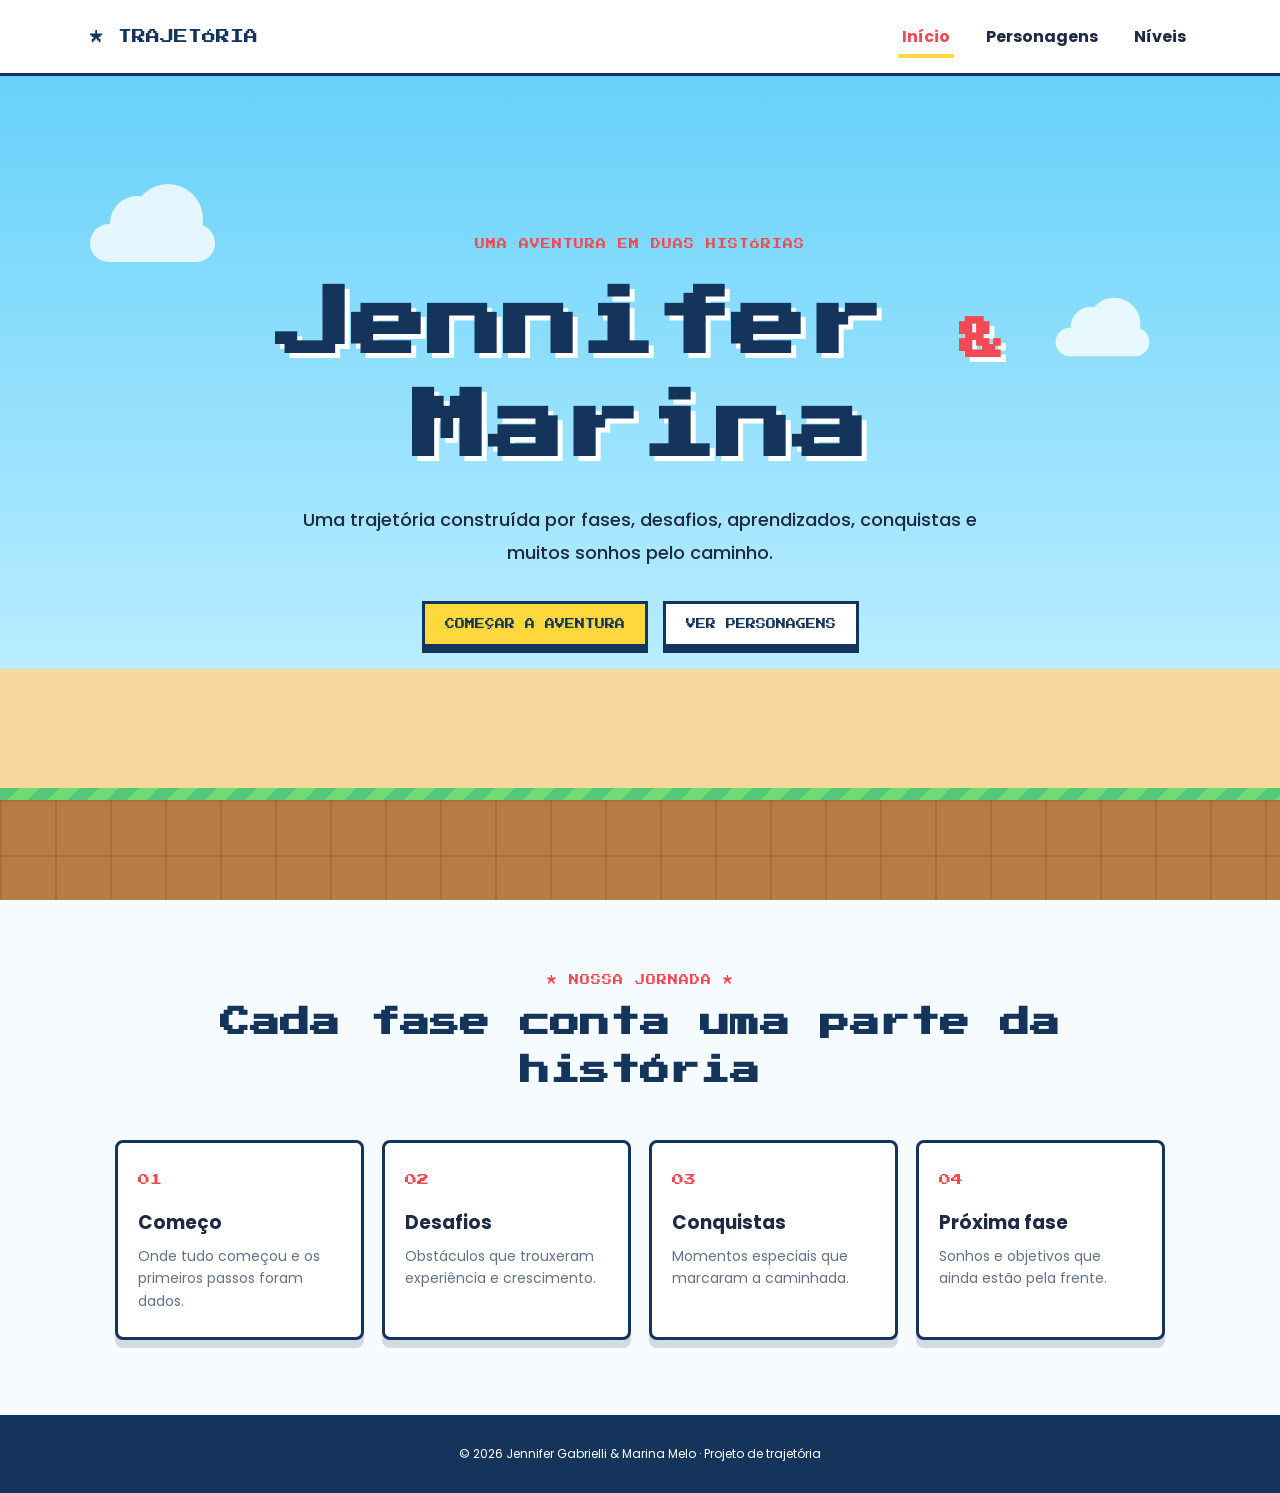
<file: index.html>
<!DOCTYPE html>
<html lang="pt-BR">
<head>
  <meta charset="UTF-8">
  <meta name="viewport" content="width=device-width, initial-scale=1.0">
  <title>Trajetória — Jennifer & Marina</title>
  <link rel="stylesheet" href="style.css">
</head>
<body class="home">
  <header class="topbar">
    <a class="logo" href="index.html">★ TRAJETÓRIA</a>
    <nav>
      <a class="active" href="index.html">Início</a>
      <a href="cards.html">Personagens</a>
      <a href="trajetoria.html">Níveis</a>
    </nav>
  </header>

  <main class="hero">
    <div class="cloud cloud-1"></div>
    <div class="cloud cloud-2"></div>
    <div class="hero-content">
      <p class="eyebrow">UMA AVENTURA EM DUAS HISTÓRIAS</p>
      <h1>Jennifer <span>&</span> Marina</h1>
      <p class="subtitle">
        Uma trajetória construída por fases, desafios, aprendizados,
        conquistas e muitos sonhos pelo caminho.
      </p>
      <div class="buttons">
        <a class="pixel-btn primary" href="trajetoria.html">COMEÇAR A AVENTURA</a>
        <a class="pixel-btn secondary" href="cards.html">VER PERSONAGENS</a>
      </div>
    </div>

    <div class="ground">
      <div class="grass"></div>
      <div class="blocks"></div>
    </div>
  </main>

  <section class="intro-section">
    <div class="section-title">
      <p>★ NOSSA JORNADA ★</p>
      <h2>Cada fase conta uma parte da história</h2>
    </div>
    <div class="mini-grid">
      <article><span>01</span><h3>Começo</h3><p>Onde tudo começou e os primeiros passos foram dados.</p></article>
      <article><span>02</span><h3>Desafios</h3><p>Obstáculos que trouxeram experiência e crescimento.</p></article>
      <article><span>03</span><h3>Conquistas</h3><p>Momentos especiais que marcaram a caminhada.</p></article>
      <article><span>04</span><h3>Próxima fase</h3><p>Sonhos e objetivos que ainda estão pela frente.</p></article>
    </div>
  </section>

  <footer>© 2026 Jennifer Gabrielli & Marina Melo · Projeto de trajetória</footer>
  <script src="script.js"></script>
</body>
</html>
</file>
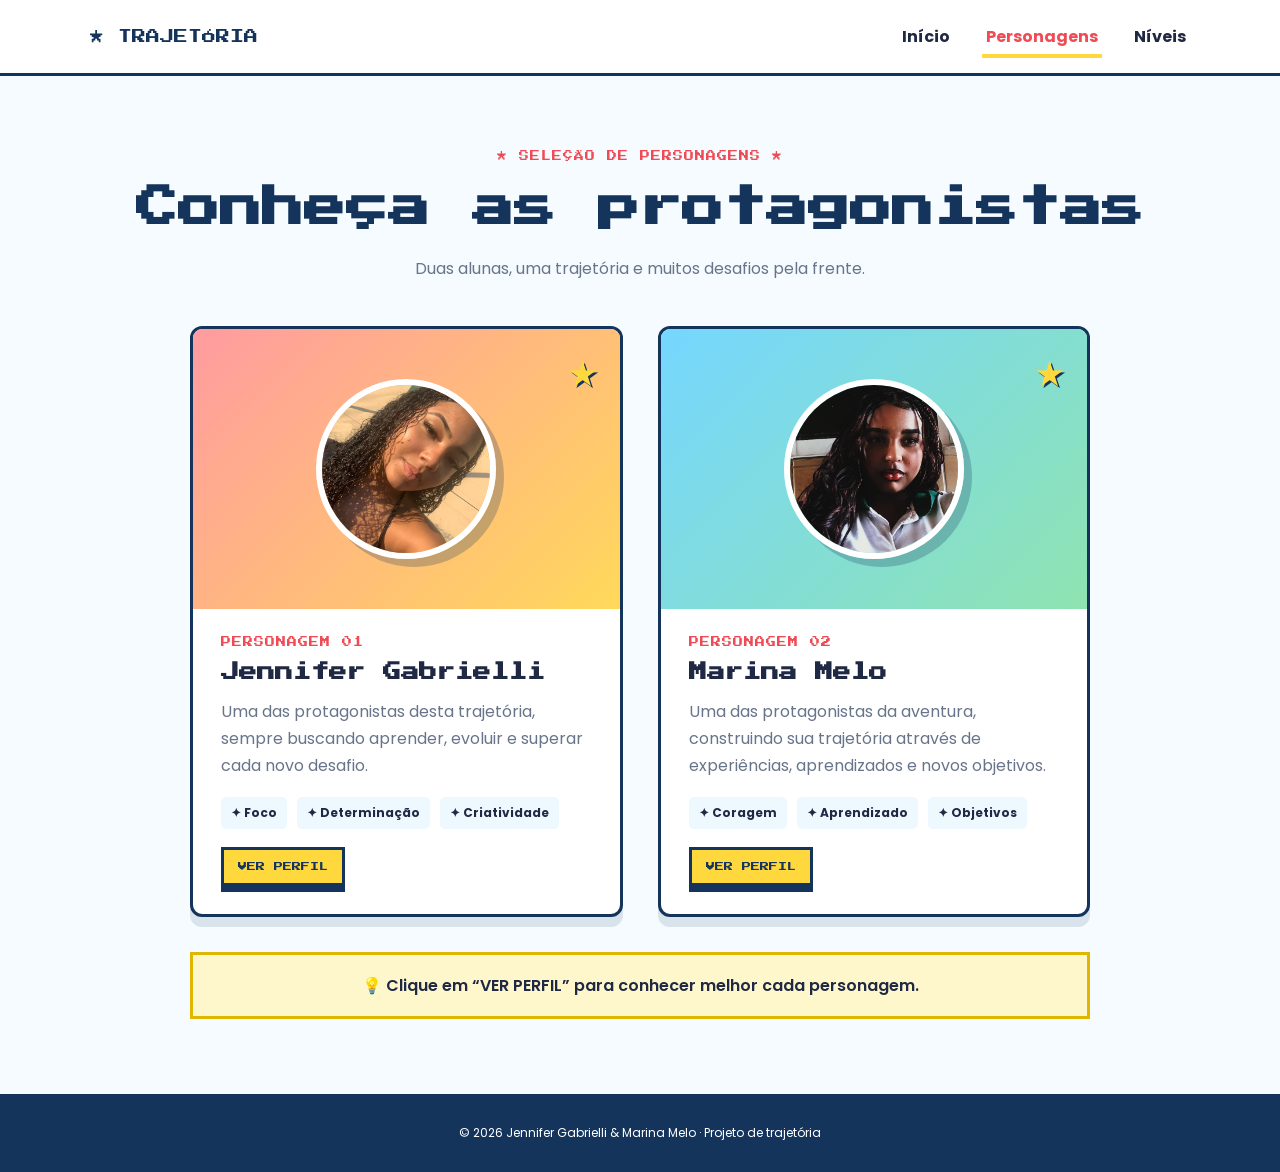
<file: cards.html>
<!DOCTYPE html>
<html lang="pt-BR">
<head>
  <meta charset="UTF-8">
  <meta name="viewport" content="width=device-width, initial-scale=1.0">
  <title>Personagens — Jennifer & Marina</title>
  <link rel="stylesheet" href="style.css">
</head>

<body>

<header class="topbar">
  <a class="logo" href="index.html">★ TRAJETÓRIA</a>

  <nav>
    <a href="index.html">Início</a>
    <a class="active" href="cards.html">Personagens</a>
    <a href="trajetoria.html">Níveis</a>
  </nav>
</header>

<main class="page">

  <div class="section-title">
    <p>★ SELEÇÃO DE PERSONAGENS ★</p>
    <h1>Conheça as protagonistas</h1>
    <span>Duas alunas, uma trajetória e muitos desafios pela frente.</span>
  </div>

  <section class="character-grid">

    <!-- JENNIFER -->
    <article class="character-card">

      <div class="card-top jennifer">
        <img src="img/jennifer.jpeg" alt="Foto de Jennifer">
        <div class="coin">★</div>
      </div>

      <div class="card-body">

        <p class="tag">PERSONAGEM 01</p>

        <h2>Jennifer Gabrielli</h2>

        <p>
          Uma das protagonistas desta trajetória, sempre buscando
          aprender, evoluir e superar cada novo desafio.
        </p>

        <ul>
          <li>✦ Foco</li>
          <li>✦ Determinação</li>
          <li>✦ Criatividade</li>
        </ul>

        <button class="pixel-btn small open-modal"
        data-character="jennifer">
          VER PERFIL
        </button>

      </div>

    </article>


    <!-- MARINA -->
    <article class="character-card">

      <div class="card-top marina">
        <img src="img/marina.jpeg" alt="Foto de Marina">
        <div class="coin">★</div>
      </div>

      <div class="card-body">

        <p class="tag">PERSONAGEM 02</p>

        <h2>Marina Melo</h2>

        <p>
          Uma das protagonistas da aventura, construindo sua trajetória
          através de experiências, aprendizados e novos objetivos.
        </p>

        <ul>
          <li>✦ Coragem</li>
          <li>✦ Aprendizado</li>
          <li>✦ Objetivos</li>
        </ul>

        <button class="pixel-btn small open-modal"
        data-character="marina">
          VER PERFIL
        </button>

      </div>

    </article>

  </section>

  <div class="tip-box">
    💡 Clique em “VER PERFIL” para conhecer melhor cada personagem.
  </div>

</main>


<!-- JANELA DO PERFIL -->
<div class="modal" id="profileModal">

  <div class="modal-box">

    <button class="close-modal">×</button>

    <p class="tag" id="modalTag"></p>

    <h2 id="modalName"></h2>

    <p id="modalText"></p>

    <div class="stats">

      <div>
        <b>★</b>
        <span>Força</span>
        <i></i>
      </div>

      <div>
        <b>★</b>
        <span>Foco</span>
        <i></i>
      </div>

      <div>
        <b>★</b>
        <span>Sonhos</span>
        <i></i>
      </div>

    </div>

  </div>

</div>


<footer>
  © 2026 Jennifer Gabrielli & Marina Melo · Projeto de trajetória
</footer>

<script src="script.js"></script>

</body>
</html>
</file>
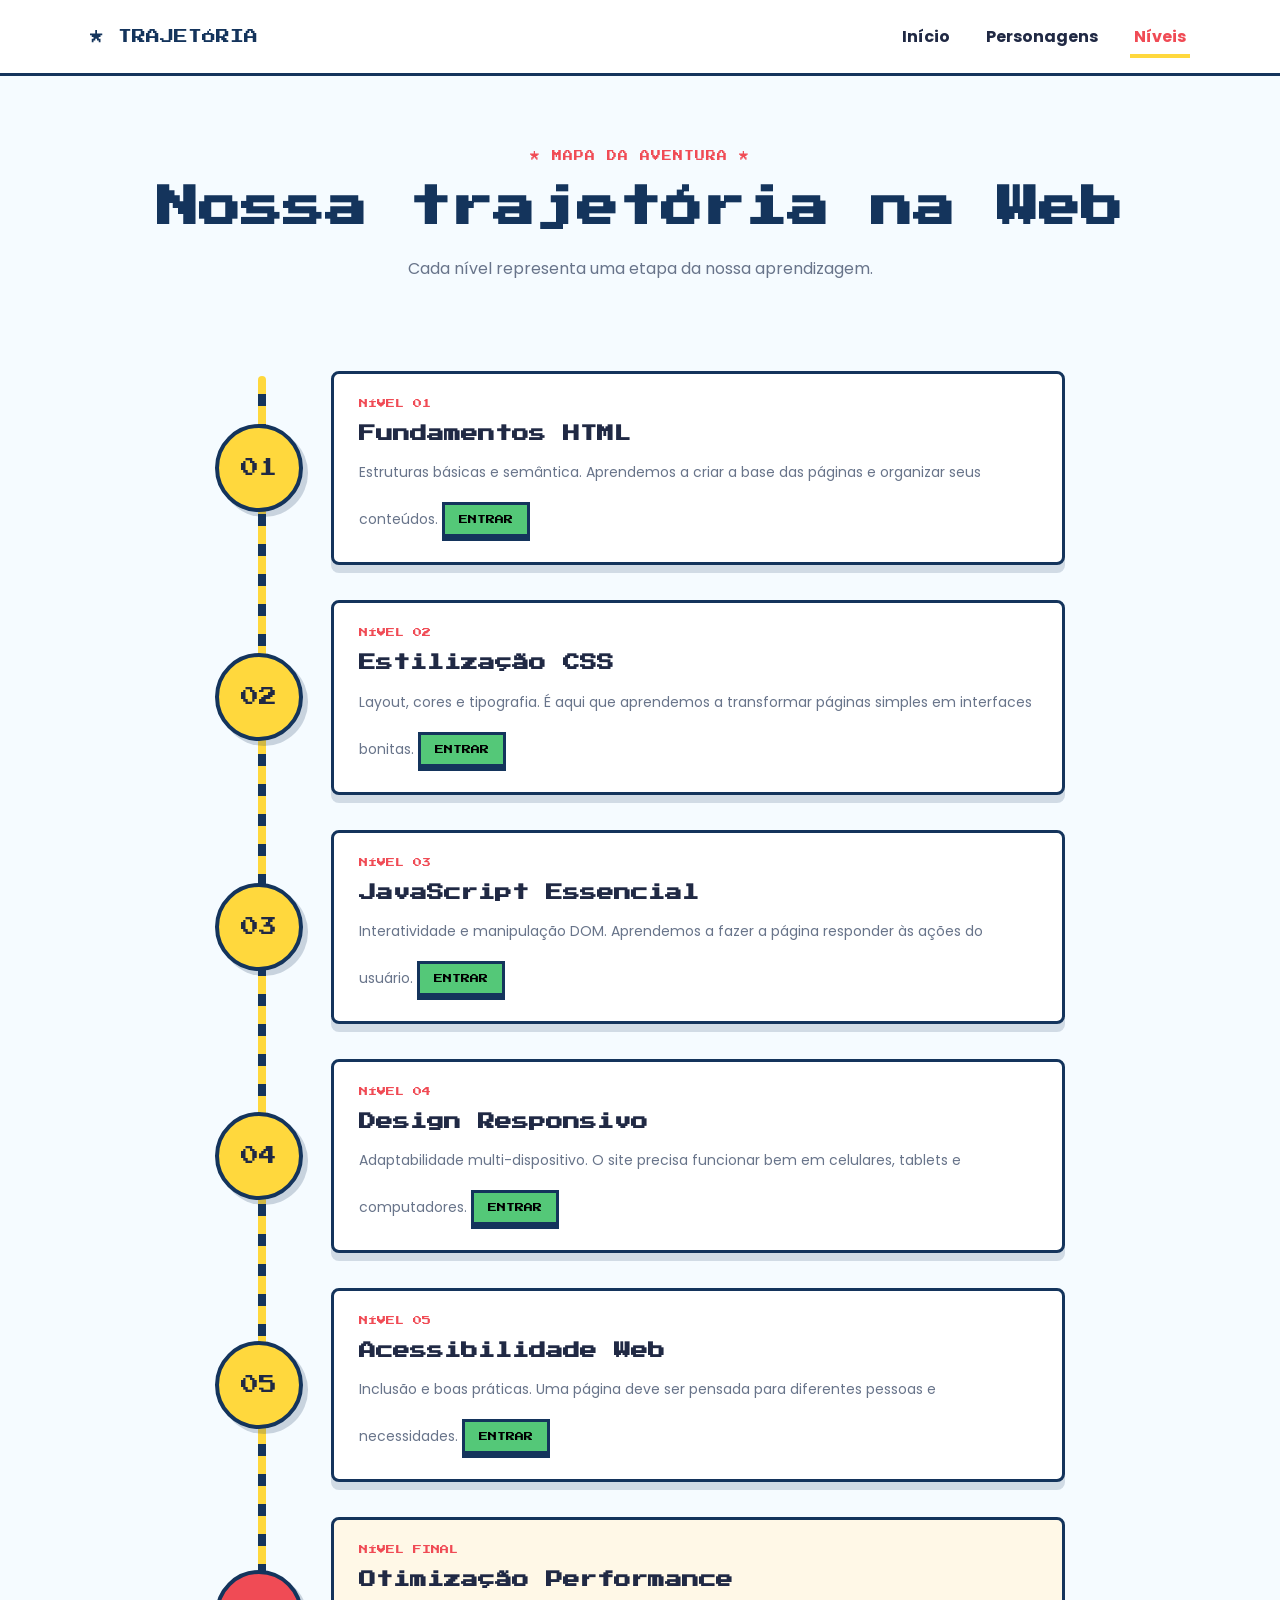
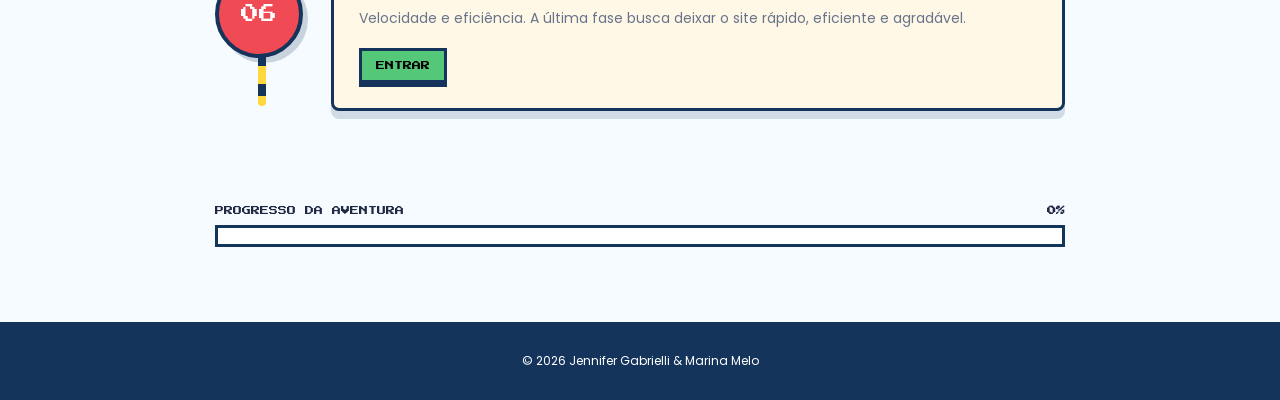
<file: trajetoria.html>
<!DOCTYPE html>
<html lang="pt-BR">

<head>
  <meta charset="UTF-8">
  <meta name="viewport" content="width=device-width, initial-scale=1.0">

  <title>Níveis — Trajetória</title>

  <link rel="stylesheet" href="style.css">
</head>

<body>

<header class="topbar">

  <a class="logo" href="index.html">
    ★ TRAJETÓRIA
  </a>

  <nav>
    <a href="index.html">Início</a>
    <a href="cards.html">Personagens</a>
    <a class="active" href="trajetoria.html">Níveis</a>
  </nav>

</header>


<main class="page level-page">

  <div class="section-title">

    <p>★ MAPA DA AVENTURA ★</p>

    <h1>Nossa trajetória na Web</h1>

    <span>
      Cada nível representa uma etapa da nossa aprendizagem.
    </span>

  </div>


  <section class="level-map">

    <div class="map-line"></div>


    <!-- NÍVEL 01 -->

    <article class="level unlocked">

      <div class="level-number">
        01
      </div>

      <div class="level-content">

        <p>NÍVEL 01</p>

        <h2>Fundamentos HTML</h2>

        <span>
          Estruturas básicas e semântica.
          Aprendemos a criar a base das páginas
          e organizar seus conteúdos.
        </span>

        <button class="level-btn" data-level="1" onclick="window.open('https://www.w3schools.com/html/', '_blank')">
          ENTRAR
        </button>

      </div>

    </article>


    <!-- NÍVEL 02 -->

    <article class="level unlocked">

      <div class="level-number">
        02
      </div>

      <div class="level-content">

        <p>NÍVEL 02</p>

        <h2>Estilização CSS</h2>

        <span>
          Layout, cores e tipografia.
          É aqui que aprendemos a transformar
          páginas simples em interfaces bonitas.
        </span>

        <button class="level-btn" data-level="2" onclick="window.open('https://www.w3schools.com/css/', '_blank')">
          ENTRAR
        </button>

      </div>

    </article>


    <!-- NÍVEL 03 -->

    <article class="level unlocked">

      <div class="level-number">
        03
      </div>

      <div class="level-content">

        <p>NÍVEL 03</p>

        <h2>JavaScript Essencial</h2>

        <span>
          Interatividade e manipulação DOM.
          Aprendemos a fazer a página responder
          às ações do usuário.
        </span>

        <button class="level-btn" data-level="3" onclick="window.open('https://www.w3schools.com/js/', '_blank')">
          ENTRAR
        </button>

      </div>

    </article>


    <!-- NÍVEL 04 -->

    <article class="level unlocked">

      <div class="level-number">
        04
      </div>

      <div class="level-content">

        <p>NÍVEL 04</p>

        <h2>Design Responsivo</h2>

        <span>
          Adaptabilidade multi-dispositivo.
          O site precisa funcionar bem em celulares,
          tablets e computadores.
        </span>

        <button class="level-btn" data-level="4" onclick="window.open('https://www.w3schools.com/quiztest/quiztest.asp?qtest=HTML', '_blank')">
          ENTRAR
        </button>

      </div>

    </article>


    <!-- NÍVEL 05 -->

    <article class="level unlocked">

      <div class="level-number">
        05
      </div>

      <div class="level-content">

        <p>NÍVEL 05</p>

        <h2>Acessibilidade Web</h2>

        <span>
          Inclusão e boas práticas.
          Uma página deve ser pensada para
          diferentes pessoas e necessidades.
        </span>

        <button class="level-btn" data-level="5">
          ENTRAR
        </button>

      </div>

    </article>


    <!-- NÍVEL 06 -->

    <article class="level final-level">

      <div class="level-number">
        06
      </div>

      <div class="level-content">

        <p>NÍVEL FINAL</p>

        <h2>Otimização Performance</h2>

        <span>
          Velocidade e eficiência.
          A última fase busca deixar o site
          rápido, eficiente e agradável.
        </span>

        <button class="level-btn" data-level="6">
          ENTRAR
        </button>

      </div>

    </article>

  </section>


  <div class="progress-wrap">

    <div class="progress-label">

      <span>
        PROGRESSO DA AVENTURA
      </span>

      <b id="progressText">
        0%
      </b>

    </div>

    <div class="progress">

      <div id="progressBar"></div>

    </div>

  </div>

</main>


<!-- MODAL DOS NÍVEIS -->

<div class="level-modal modal" id="levelModal">

  <div class="modal-box level-box">

    <button class="close-modal">
      ×
    </button>

    <p class="tag" id="levelTag"></p>

    <h2 id="levelTitle"></h2>

    <p id="levelDescription"></p>

    <div class="stars">
      ★ ★ ★
    </div>

  </div>

</div>


<footer>
  © 2026 Jennifer Gabrielli & Marina Melo
</footer>


<script src="script.js"></script>

</body>
</html>
</file>
<file: style.css>
@import url('https://fonts.googleapis.com/css2?family=Press+Start+2P&family=Poppins:wght@400;500;600;700;800&display=swap');

:root{
  --blue:#39bdf8;
  --dark-blue:#14345c;
  --yellow:#ffd83d;
  --red:#f04b55;
  --green:#54c878;
  --cream:#fff8e7;
  --ink:#202944;
  --white:#fff;
  --shadow:0 8px 0 rgba(20,52,92,.16);
}

*{box-sizing:border-box;margin:0;padding:0}
html{scroll-behavior:smooth}
body{
  font-family:Poppins,Arial,sans-serif;
  color:var(--ink);
  background:#f5fbff;
  min-height:100vh;
}
a{text-decoration:none;color:inherit}
button{font:inherit;cursor:pointer}

.topbar{
  height:76px;background:var(--white);display:flex;align-items:center;
  justify-content:space-between;padding:0 7%;position:sticky;top:0;z-index:20;
  border-bottom:3px solid var(--dark-blue);
}
.logo{font-family:"Press Start 2P",cursive;font-size:14px;color:var(--dark-blue)}
nav{display:flex;gap:28px;font-weight:700}
nav a{padding:9px 4px;position:relative}
nav a.active,nav a:hover{color:var(--red)}
nav a.active:after{content:"";height:4px;background:var(--yellow);position:absolute;bottom:0;left:0;right:0}

.hero{
  min-height:calc(100vh - 76px);position:relative;overflow:hidden;
  display:flex;align-items:center;justify-content:center;text-align:center;
  background:linear-gradient(#67d1fa 0%,#b9edff 72%,#f6d79c 72%,#f6d79c 100%);
}
.hero-content{max-width:850px;padding:70px 25px 160px;position:relative;z-index:2}
.eyebrow,.section-title p,.tag{
  font-family:"Press Start 2P",cursive;font-size:10px;color:var(--red);letter-spacing:1px
}
.hero h1{
  font-family:"Press Start 2P",cursive;font-size:clamp(34px,7vw,76px);
  line-height:1.35;color:var(--dark-blue);text-shadow:5px 5px 0 var(--white);
  margin:25px 0;
}
.hero h1 span{color:var(--red);font-size:.6em}
.subtitle{font-size:18px;line-height:1.8;max-width:680px;margin:auto;font-weight:500}

.buttons{display:flex;gap:15px;justify-content:center;flex-wrap:wrap;margin-top:32px}
.pixel-btn{
  display:inline-block;border:3px solid var(--dark-blue);padding:15px 20px;
  background:var(--yellow);box-shadow:0 6px 0 var(--dark-blue);
  font-family:"Press Start 2P",cursive;font-size:10px;color:var(--dark-blue);
  transition:.15s;
}
.pixel-btn:hover{transform:translateY(3px);box-shadow:0 3px 0 var(--dark-blue)}
.pixel-btn.secondary{background:white}
.pixel-btn.small{font-size:9px;padding:12px 14px}

.cloud{position:absolute;background:white;width:125px;height:38px;border-radius:40px;opacity:.8}
.cloud:before,.cloud:after{content:"";position:absolute;background:white;border-radius:50%}
.cloud:before{width:55px;height:55px;left:20px;top:-28px}
.cloud:after{width:70px;height:70px;right:12px;top:-40px}
.cloud-1{top:18%;left:7%}.cloud-2{top:30%;right:9%;transform:scale(.75)}
.ground{position:absolute;bottom:0;left:0;right:0;height:112px;background:#b87b46;border-top:12px solid #67c95f}
.grass{position:absolute;top:-12px;left:0;right:0;height:12px;background:repeating-linear-gradient(135deg,#54c878 0 14px,#70da75 14px 28px)}
.blocks{height:100%;background-image:linear-gradient(90deg,rgba(100,50,20,.18) 2px,transparent 2px),linear-gradient(rgba(100,50,20,.18) 2px,transparent 2px);background-size:55px 55px}

.intro-section,.page{max-width:1100px;margin:auto;padding:75px 25px}
.section-title{text-align:center;margin-bottom:45px}
.section-title h1,.section-title h2{font-family:"Press Start 2P",cursive;color:var(--dark-blue);line-height:1.6;margin:14px 0}
.section-title h1{font-size:clamp(24px,4vw,42px)}
.section-title h2{font-size:clamp(19px,3vw,30px)}
.section-title span{color:#68748a}

.mini-grid{display:grid;grid-template-columns:repeat(4,1fr);gap:18px}
.mini-grid article{
  background:white;border:3px solid var(--dark-blue);padding:25px 20px;
  box-shadow:var(--shadow);border-radius:8px
}
.mini-grid span{font-family:"Press Start 2P";font-size:12px;color:var(--red)}
.mini-grid h3{margin:15px 0 8px}.mini-grid p{font-size:14px;line-height:1.6;color:#637086}

.character-grid{display:grid;grid-template-columns:repeat(2,1fr);gap:35px;max-width:900px;margin:auto}
.character-card{
  background:white;border:3px solid var(--dark-blue);border-radius:12px;overflow:hidden;
  box-shadow:0 10px 0 rgba(20,52,92,.12);transition:.2s
}
.character-card:hover{transform:translateY(-7px)}
.card-top{
  height:280px;
  display:flex;
  align-items:center;
  justify-content:center;
  position:relative;
  overflow:hidden;
}

.card-top.jennifer{
  background:linear-gradient(135deg,#ff9ba0,#ffd95a);
}

.card-top.marina{
  background:linear-gradient(135deg,#75d7ff,#8fe3b0);
}

.card-top img{
  width:180px;
  height:180px;
  object-fit:cover;
  border-radius:50%;
  border:6px solid white;
  box-shadow:8px 8px 0 rgba(20,52,92,.25);
  position:relative;
  z-index:2;
}

.coin{
  position:absolute;
  right:22px;
  top:18px;
  color:var(--yellow);
  font-size:35px;
  text-shadow:2px 2px var(--dark-blue);
  z-index:3;
}
.card-top.jennifer{background:linear-gradient(135deg,#ff9ba0,#ffd95a)}
.card-top.marina{background:linear-gradient(135deg,#75d7ff,#8fe3b0)}
.pixel-avatar{
  width:115px;height:115px;background:var(--white);border:6px solid var(--dark-blue);
  display:flex;align-items:center;justify-content:center;font-family:"Press Start 2P";
  font-size:42px;color:var(--red);box-shadow:8px 8px 0 rgba(20,52,92,.2)
}
.marina .pixel-avatar{color:#1597ca}
.coin{position:absolute;right:22px;top:18px;color:var(--yellow);font-size:35px;text-shadow:2px 2px var(--dark-blue)}
.card-body{padding:28px}
.card-body h2{font-family:"Press Start 2P";font-size:18px;line-height:1.7;margin:10px 0}
.card-body>p:not(.tag){line-height:1.7;color:#68748a}
.card-body ul{list-style:none;display:flex;gap:10px;flex-wrap:wrap;margin:18px 0}
.card-body li{background:#eef8ff;padding:7px 10px;border-radius:5px;font-size:12px;font-weight:700}

.tip-box{margin:35px auto 0;background:#fff7cc;border:3px solid #e0b700;padding:18px;max-width:900px;font-weight:600;text-align:center}

.modal{position:fixed;inset:0;background:rgba(10,28,52,.72);display:none;align-items:center;justify-content:center;padding:20px;z-index:50}
.modal.show{display:flex}
.modal-box{
  background:white;border:4px solid var(--dark-blue);box-shadow:10px 10px 0 rgba(0,0,0,.2);
  max-width:600px;width:100%;padding:38px;border-radius:8px;position:relative
}
.close-modal{position:absolute;right:12px;top:8px;border:0;background:none;font-size:35px;color:var(--dark-blue)}
.modal-box h2{font-family:"Press Start 2P";font-size:20px;line-height:1.6;margin:15px 0}
.modal-box>p:not(.tag){line-height:1.8;color:#68748a}
.stats{margin-top:25px;display:grid;gap:12px}
.stats div{display:grid;grid-template-columns:30px 100px 1fr;align-items:center;gap:8px}
.stats b{color:var(--yellow);text-shadow:1px 1px var(--dark-blue)}
.stats i{height:10px;background:var(--yellow);border:2px solid var(--dark-blue);display:block}

.level-map{position:relative;max-width:850px;margin:auto;padding:10px 0}
.map-line{position:absolute;left:43px;top:50px;bottom:50px;width:8px;background:repeating-linear-gradient(to bottom,var(--yellow) 0 18px,var(--dark-blue) 18px 30px);border-radius:8px}
.level{position:relative;display:grid;grid-template-columns:88px 1fr;gap:28px;margin:35px 0;align-items:center}
.level-number{
  width:88px;height:88px;background:var(--yellow);border:4px solid var(--dark-blue);
  border-radius:50%;display:flex;align-items:center;justify-content:center;
  font-family:"Press Start 2P";font-size:18px;box-shadow:5px 5px 0 rgba(20,52,92,.2);z-index:2
}
.level-content{background:white;border:3px solid var(--dark-blue);padding:25px;border-radius:8px;box-shadow:var(--shadow)}
.level-content p{font-family:"Press Start 2P";font-size:9px;color:var(--red)}
.level-content h2{font-family:"Press Start 2P";font-size:17px;margin:12px 0;line-height:1.6}
.level-content span{color:#68748a;line-height:1.6;font-size:14px}
.level-btn{margin-top:18px;background:var(--green);border:3px solid var(--dark-blue);padding:10px 14px;font-family:"Press Start 2P";font-size:9px;box-shadow:0 4px 0 var(--dark-blue)}
.final-level .level-number{background:var(--red);color:white}.final-level .level-content{background:#fff8e7}

.progress-wrap{max-width:850px;margin:50px auto 0}
.progress-label{display:flex;justify-content:space-between;font-family:"Press Start 2P";font-size:9px;margin-bottom:10px}
.progress{height:22px;border:3px solid var(--dark-blue);background:white;padding:3px}
.progress>div{height:100%;width:0;background:var(--green);transition:1s}

.stars{font-size:30px;color:var(--yellow);text-shadow:2px 2px var(--dark-blue);margin-top:20px}
footer{text-align:center;padding:30px;background:var(--dark-blue);color:white;font-size:12px}

@media(max-width:800px){
  .topbar{height:auto;padding:18px 5%;gap:15px;flex-direction:column}
  nav{gap:15px;font-size:13px}
  .mini-grid{grid-template-columns:repeat(2,1fr)}
  .character-grid{grid-template-columns:1fr}
}
@media(max-width:500px){
  .mini-grid{grid-template-columns:1fr}
  .level{grid-template-columns:65px 1fr;gap:15px}
  .level-number{width:65px;height:65px;font-size:13px}
  .map-line{left:29px}
  .level-content{padding:18px}
  .level-content h2{font-size:14px}
  .hero h1{font-size:30px}
}
</file>
